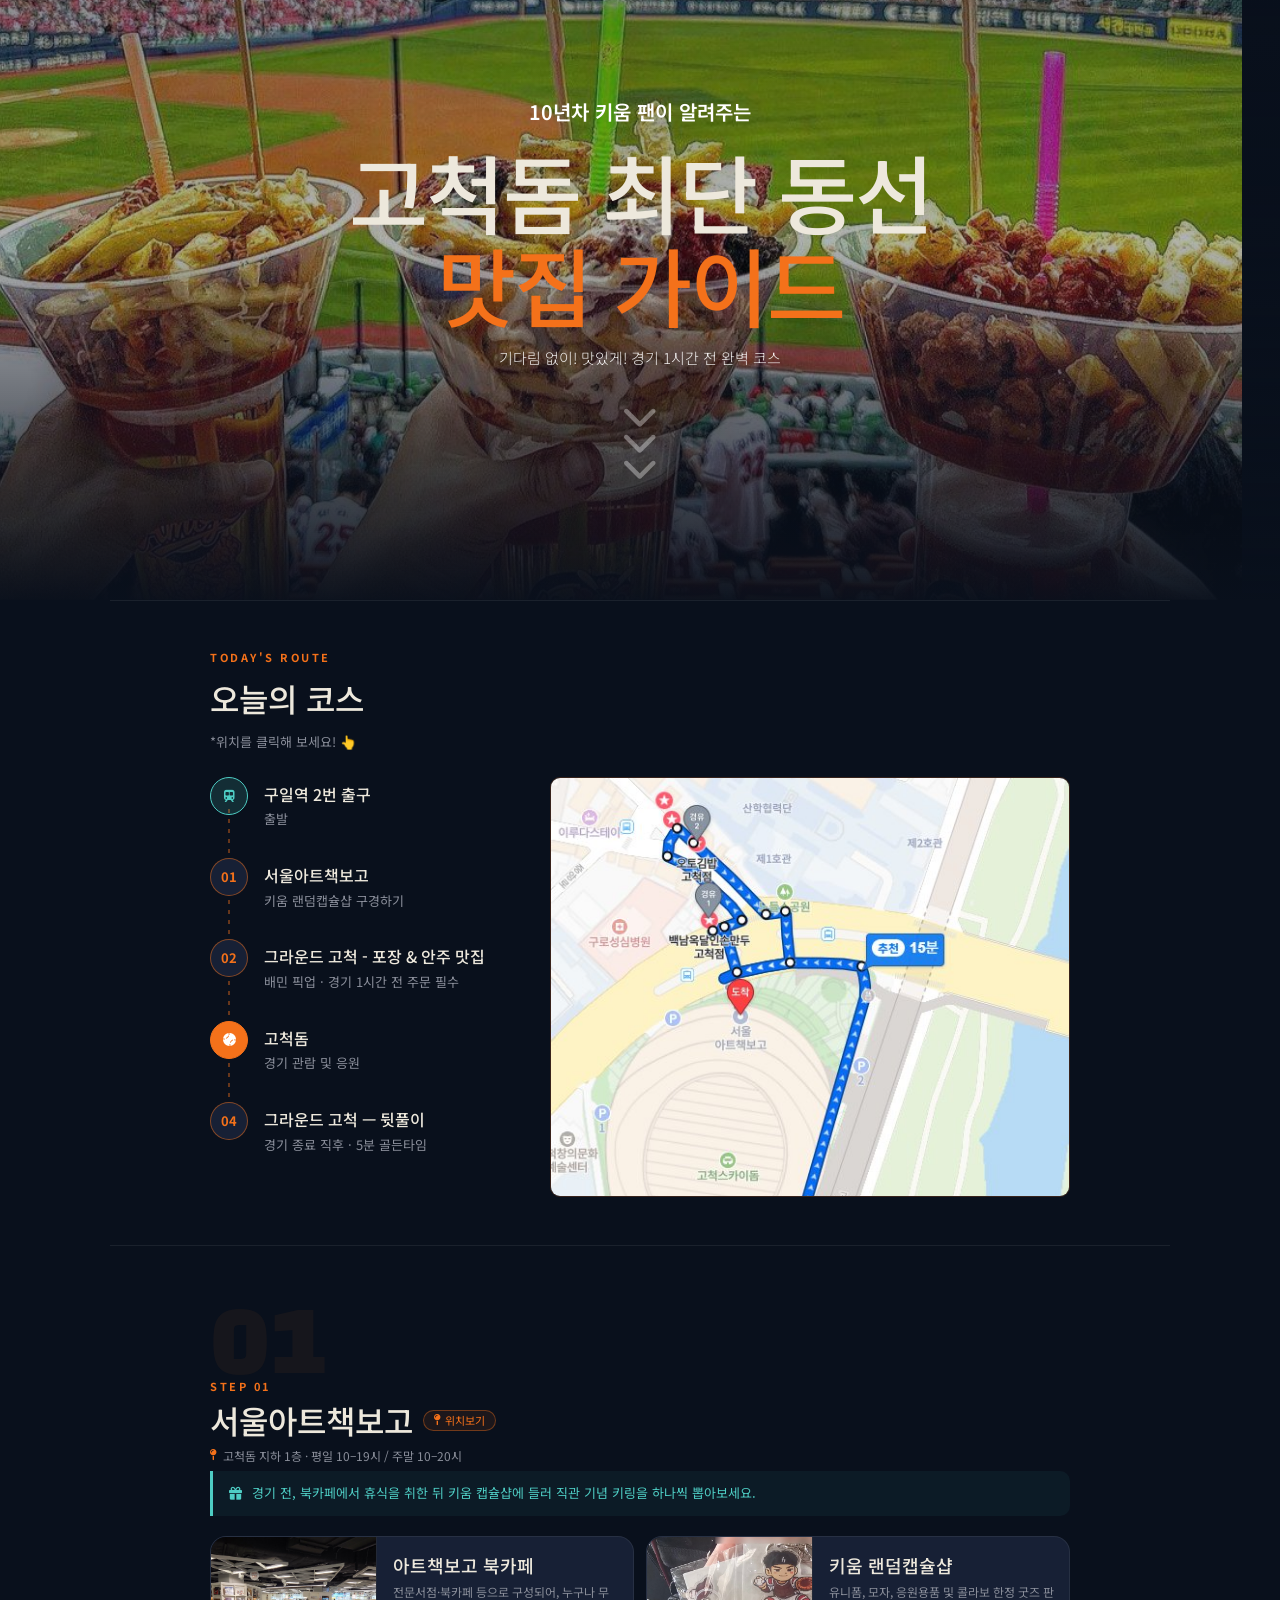
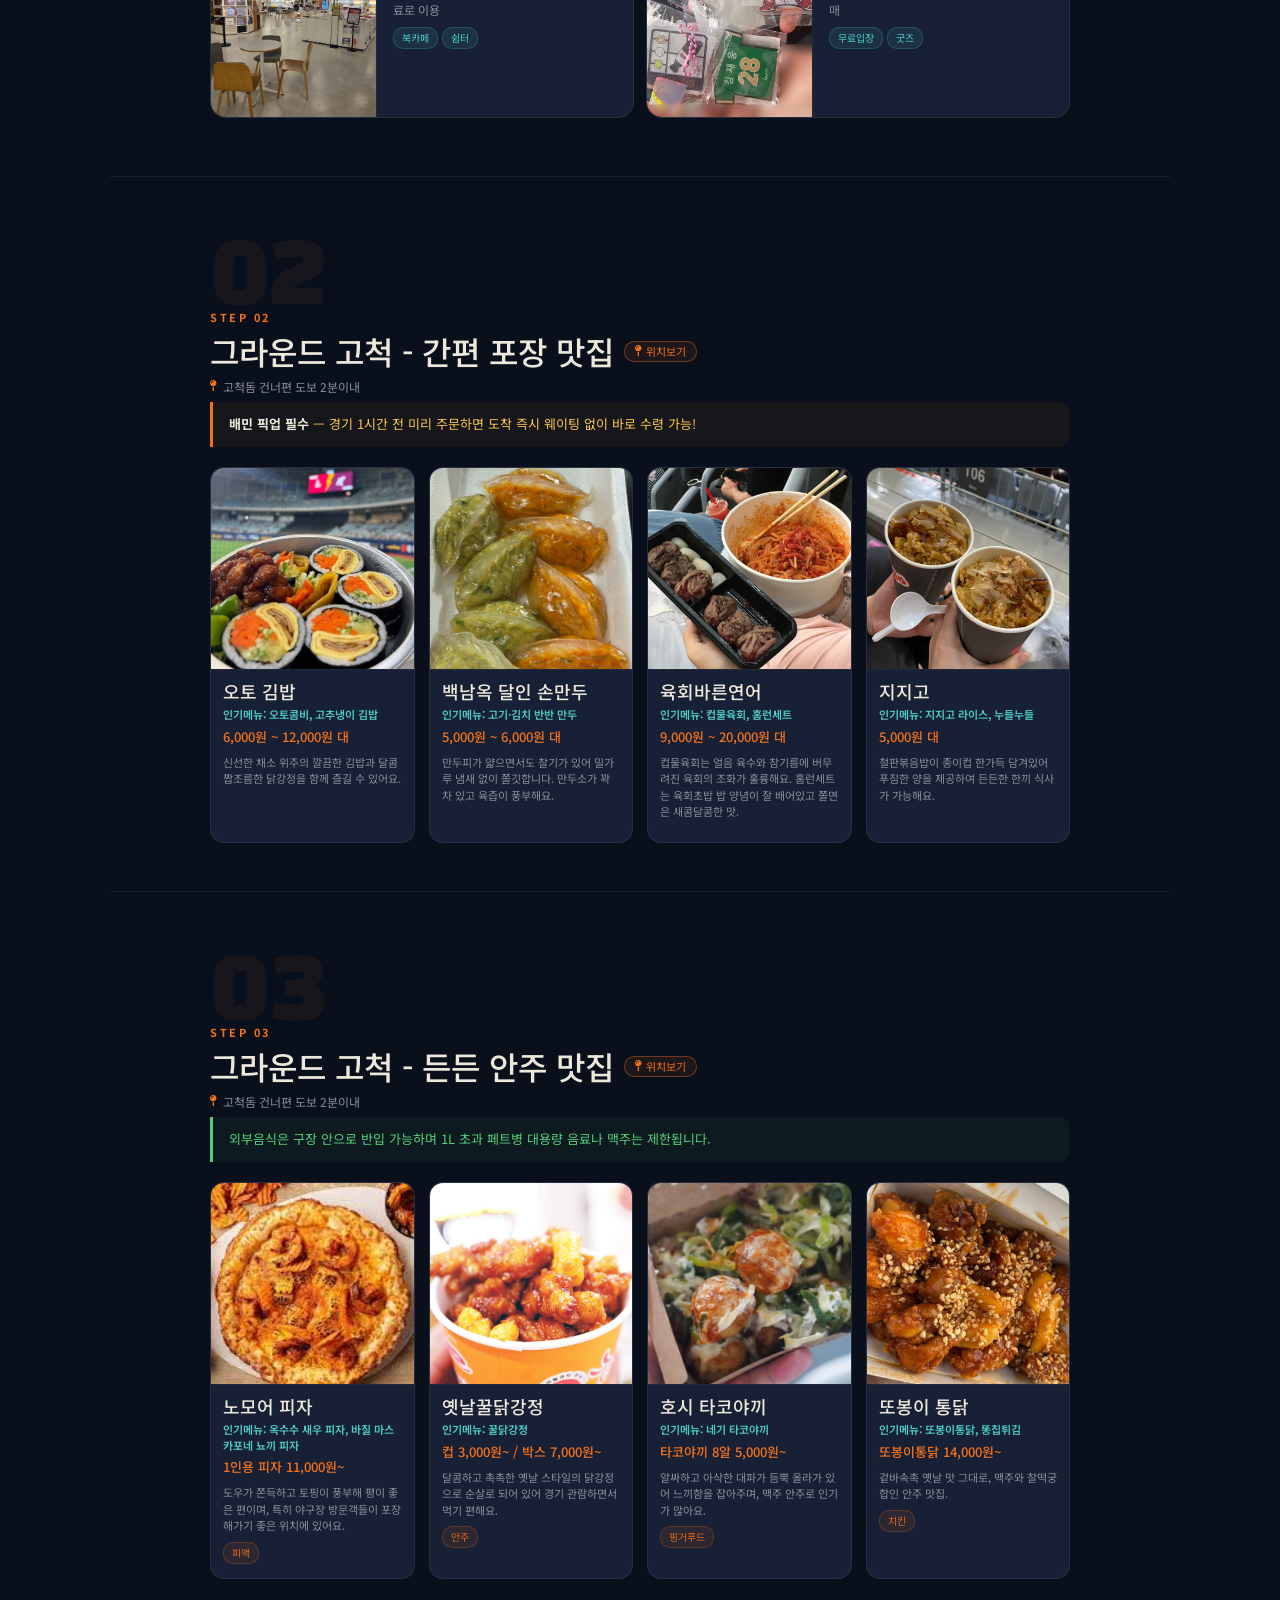
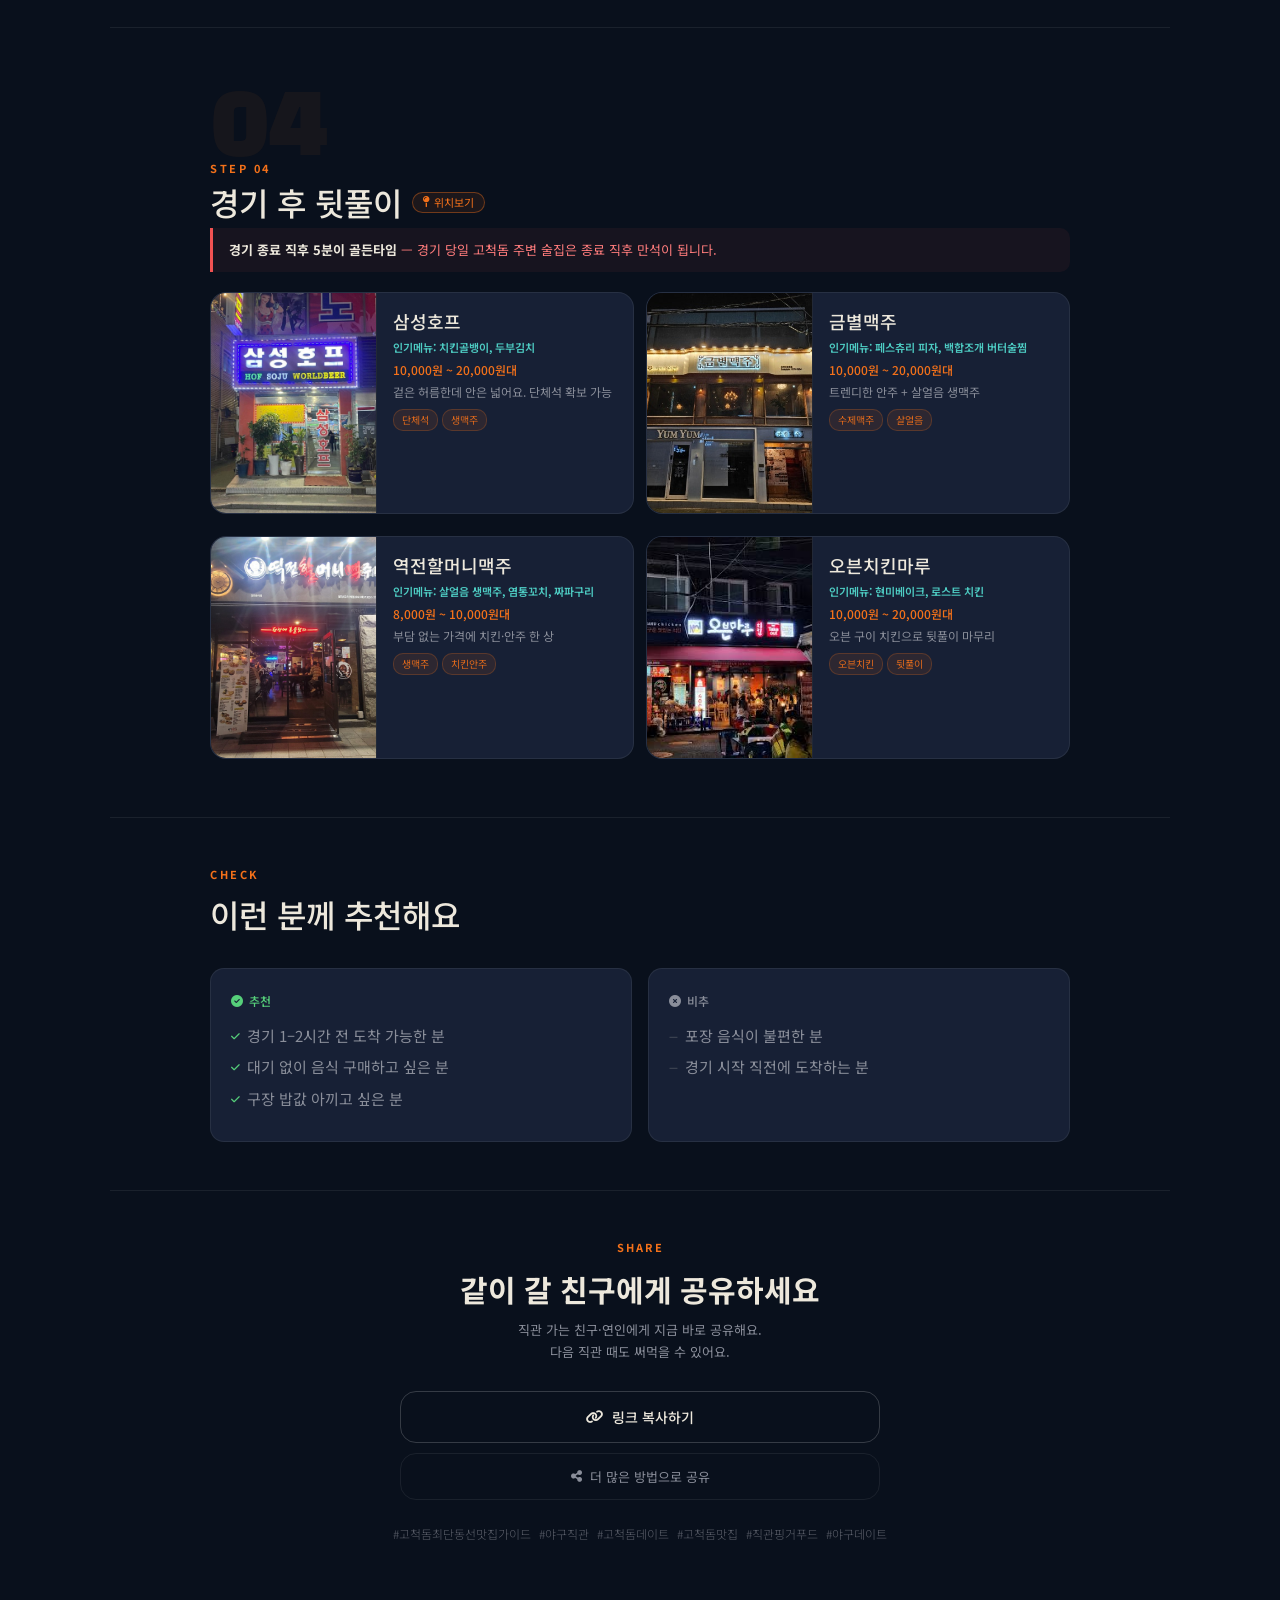
<file: index.html>
<!DOCTYPE html>
<html lang="ko">
<head>
  <meta charset="UTF-8">
  <meta name="viewport" content="width=device-width, initial-scale=1.0">
  <meta name="theme-color" content="#09101C">
  <title>고척돔 최단 동선 맛집 가이드 | 10년차 키움 팬의 추천</title>
  <link href="https://fonts.googleapis.com/css2?family=Black+Han+Sans&family=Noto+Sans+KR:wght@300;400;500;700;900&display=swap" rel="stylesheet">
  <link rel="stylesheet" href="https://cdnjs.cloudflare.com/ajax/libs/font-awesome/6.5.1/css/all.min.css">
  <link rel="stylesheet" href="index.css">

  <!-- Google tag (gtag.js) -->
  <script async src="https://www.googletagmanager.com/gtag/js?id=G-K4R63PZQ76"></script>
  <script>
    window.dataLayer = window.dataLayer || [];
    function gtag(){dataLayer.push(arguments);}
    gtag('js', new Date());
    gtag('config', 'G-K4R63PZQ76');
  </script>
</head>
<body>

<!-- ■■■ HERO ■■■ -->
<section class="hero">
  <div class="hero-bg">
    <img class="hero-slide active" src="images/extracted_image_1.jpg" alt="야구 먹방">
    <img class="hero-slide" src="images/001.jfif" alt="야구장 맥주">
    <img class="hero-slide" src="images/002.jpg" alt="고척 스카이돔">
    <div class="hero-overlay"></div>
  </div>

  <div class="hero-content">
    <div class="hero-badge">10년차 키움 팬이 알려주는</div>
    <h1>고척돔 최단 동선<br><span class="accent">맛집 가이드</span></h1>

    <p class="hero-tagline">
      기다림 없이! 맛있게! 경기 1시간 전 완벽 코스
    </p>

    <div class="scroll-cue">
      <div class="scroll-arrows">
        <i class="fa-solid fa-chevron-down scroll-arrow"></i>
        <i class="fa-solid fa-chevron-down scroll-arrow"></i>
        <i class="fa-solid fa-chevron-down scroll-arrow"></i>
      </div>
    </div>
  </div>
</section>

<div class="content-wrap">

<!-- ■■■ TIMELINE ■■■ -->
<section class="timeline-section">
  <div class="section-eyebrow">TODAY'S ROUTE</div>
  <div class="section-title">오늘의 코스</div>
  <div class="tl-helper-text">*위치를 클릭해 보세요! 👆</div>
  <div class="tl-layout">
    <ul class="tl-list">
      <li class="tl-item" data-stop="start">
        <div class="tl-connector"></div>
        <div class="tl-dot start"><i class="fa-solid fa-train-subway" style="font-size:12px;"></i></div>
        <div class="tl-text">
          <div class="tl-place">구일역 2번 출구</div>
          <div class="tl-note">출발</div>
        </div>
      </li>
      <li class="tl-item" data-stop="stop01">
        <div class="tl-connector"></div>
        <div class="tl-dot">01</div>
        <div class="tl-text">
          <div class="tl-place">서울아트책보고</div>
          <div class="tl-note">키움 랜덤캡슐샵 구경하기</div>
        </div>
      </li>
      <li class="tl-item" data-stop="ground">
        <div class="tl-connector"></div>
        <div class="tl-dot">02</div>
        <div class="tl-text">
          <div class="tl-place">그라운드 고척 - 포장 & 안주 맛집</div>
          <div class="tl-note">배민 픽업 · 경기 1시간 전 주문 필수</div>
        </div>
      </li>
      <li class="tl-item" data-stop="dome">
        <div class="tl-connector"></div>
        <div class="tl-dot game"><i class="fa-solid fa-baseball" style="font-size:13px;"></i></div>
        <div class="tl-text">
          <div class="tl-place">고척돔</div>
          <div class="tl-note">경기 관람 및 응원</div>
        </div>
      </li>
      <li class="tl-item" data-stop="ground">
        <div class="tl-dot">04</div>
        <div class="tl-text">
          <div class="tl-place">그라운드 고척 — 뒷풀이</div>
          <div class="tl-note">경기 종료 직후 · 5분 골든타임</div>
        </div>
      </li>
    </ul>
    <div class="tl-map-img">
      <div id="map" style="width:100%;height:100%;min-height:220px;"></div>
      <img id="static-map" src="images/extracted_image_2.jpg" alt="구일역 2번 출구 → 서울아트책보고 → 그라운드 고척 - 포장 & 안주 맛집 이동 경로" loading="eager" style="display:none;width:100%;height:100%;object-fit:cover;">
    </div>
  </div>
</section>


<!-- ■■■ STEP 01 아트책보고 ■■■ -->
<section class="stop-section">
  <div class="stop-num-bg">01</div>
  <div class="section-eyebrow">STEP 01</div>
  <div class="stop-title">서울아트책보고 <a class="location-btn" href="#" onclick="window.open('https://map.naver.com/p/entry/place/1770726112?placePath=%252Fhome%253Fentry%253Dplt&searchType=place&lng=126.8673636&lat=37.4991271&c=15.00,0,0,0,dh','navermap','width=1000,height=620,scrollbars=yes');return false;"><i class="fa-solid fa-map-pin"></i> 위치보기</a></div>
  <div class="stop-meta">
    <i class="fa-solid fa-map-pin" style="color:var(--accent);font-size:11px;"></i>
    고척돔 지하 1층 · 평일 10–19시 / 주말 10–20시
  </div>


  <div class="tip-box teal">
    <i class="fa-solid fa-gift" style="margin-right:6px;"></i>
    경기 전, 북카페에서 휴식을 취한 뒤 키움 캡슐샵에 들러 직관 기념 키링을 하나씩 뽑아보세요.
  </div>

  <div class="wide-card-wrap stop01-cards">
    <div class="wide-card">
      <div class="wide-card-img"><img src="images/bookcafe.jpg" alt="서울아트책보고 내부" style="width:100%;height:100%;object-fit:cover;display:block;"></div>
      <div class="wide-card-body">
        <div class="wide-card-name">아트책보고 북카페</div>
        <div class="wide-card-desc">전문서점·북카페 등으로 구성되어, 누구나 무료로 이용</div>
        <div class="tags"><span class="tag teal">북카페</span><span class="tag teal">쉼터</span></div>
      </div>
    </div>
    <div class="wide-card">
      <div class="wide-card-img"><img src="images/extracted_image_4.png" alt="히어로즈 굿즈샵" style="width:100%;height:100%;object-fit:cover;display:block;"></div>
      <div class="wide-card-body">
        <div class="wide-card-name">키움 랜덤캡슐샵</div>
        <div class="wide-card-desc">유니폼, 모자, 응원용품 및 콜라보 한정 굿즈 판매</div>
        <div class="tags"><span class="tag teal">무료입장</span><span class="tag teal">굿즈</span></div>
      </div>
    </div>
  </div>
</section>


<!-- ■■■ STEP 02 포장 맛집 ■■■ -->
<section class="stop-section">
  <div class="stop-num-bg">02</div>
  <div class="section-eyebrow">STEP 02</div>
  <div class="stop-title">그라운드 고척 - 간편 포장 맛집 <a class="location-btn" href="#" onclick="window.open('https://naver.me/xwoomfnY','navermap','width=1000,height=620,scrollbars=yes');return false;"><i class="fa-solid fa-map-pin"></i> 위치보기</a></div>
  <div class="stop-meta">
    <i class="fa-solid fa-map-pin" style="color:var(--accent);font-size:11px;"></i>
    고척돔 건너편 도보 2분이내
  </div>

  <div class="tip-box">
    <strong style="color:var(--text);">배민 픽업 필수</strong> — 경기 1시간 전 미리 주문하면 도착 즉시 웨이팅 없이 바로 수령 가능!
  </div>

  <div class="cards-grid">
    <div class="food-card">
      <div class="food-img"><img src="images/extracted_image_5.jpg" alt="오토 김밥" style="width:100%;height:calc(100% + 40px);object-fit:cover;object-position:bottom;transform:translateY(-40px) scale(1.2);display:block;"></div>
      <div class="food-info">
        <div class="food-name">오토 김밥</div>
        <div class="food-menu">인기메뉴: 오토콤비, 고추냉이 김밥</div>
        <div class="food-price">6,000원 ~ 12,000원 대</div>
        <div class="food-desc">신선한 채소 위주의 깔끔한 김밥과 달콤짭조름한 닭강정을 함께 즐길 수 있어요.</div>
      </div>
    </div>
    <div class="food-card">
      <div class="food-img"><img src="images/extracted_image_6.jpg" alt="백남옥 달인 손만두" style="width:100%;height:calc(100% + 30px);object-fit:cover;transform:translateY(-30px) scale(1.25);display:block;"></div>
      <div class="food-info">
        <div class="food-name">백남옥 달인 손만두</div>
        <div class="food-menu">인기메뉴: 고기·김치 반반 만두</div>
        <div class="food-price">5,000원 ~ 6,000원 대</div>
        <div class="food-desc">만두피가 얇으면서도 찰기가 있어 밀가루 냄새 없이 쫄깃합니다. 만두소가 꽉 차 있고 육즙이 풍부해요.</div>
      </div>
    </div>
    <div class="food-card">
      <div class="food-img"><img src="images/extracted_image_7.png" alt="육회바른연어" style="width:100%;height:100%;object-fit:cover;display:block;"></div>
      <div class="food-info">
        <div class="food-name">육회바른연어</div>
        <div class="food-menu">인기메뉴: 컵물육회, 홈런세트</div>
        <div class="food-price">9,000원 ~ 20,000원 대</div>
        <div class="food-desc">컵물육회는 얼음 육수와 참기름에 버무려진 육회의 조화가 훌륭해요. 홈런세트는 육회초밥 밥 양념이 잘 배어있고 쫄면은 새콤달콤한 맛.</div>
      </div>
    </div>
    <div class="food-card">
      <div class="food-img"><img src="images/extracted_image_8.png" alt="지지고" style="width:100%;height:100%;object-fit:cover;display:block;"></div>
      <div class="food-info">
        <div class="food-name">지지고</div>
        <div class="food-menu">인기메뉴: 지지고 라이스, 누들누들</div>
        <div class="food-price">5,000원 대</div>
        <div class="food-desc">철판볶음밥이 종이컵 한가득 담겨있어 푸짐한 양을 제공하여 든든한 한끼 식사가 가능해요.</div>
      </div>
    </div>
  </div>
</section>


<!-- ■■■ STEP 03 든든 안주 맛집 ■■■ -->
<section class="stop-section">
  <div class="stop-num-bg">03</div>
  <div class="section-eyebrow">STEP 03</div>
  <div class="stop-title">그라운드 고척 - 든든 안주 맛집 <a class="location-btn" href="#" onclick="window.open('https://naver.me/F5sKXA60','navermap','width=1000,height=620,scrollbars=yes');return false;"><i class="fa-solid fa-map-pin"></i> 위치보기</a></div>
  <div class="stop-meta">
    <i class="fa-solid fa-map-pin" style="color:var(--accent);font-size:11px;"></i>
    고척돔 건너편 도보 2분이내
  </div>

  <div class="tip-box green">
    외부음식은 구장 안으로 반입 가능하며 1L 초과 페트병 대용량 음료나 맥주는 제한됩니다.
  </div>

  <div class="cards-grid">
    <div class="food-card">
      <div class="food-img"><img src="images/extracted_image_9.jpg" alt="노모어 피자" style="width:100%;height:100%;object-fit:cover;display:block;transform:scale(1.4);transform-origin:center;"></div>
      <div class="food-info">
        <div class="food-name">노모어 피자</div>
        <div class="food-menu">인기메뉴: 옥수수 새우 피자, 바질 마스카포네 뇨끼 피자</div>
        <div class="food-price">1인용 피자 11,000원~</div>
        <div class="food-desc">도우가 쫀득하고 토핑이 풍부해 평이 좋은 편이며, 특히 야구장 방문객들이 포장해가기 좋은 위치에 있어요.</div>
        <div class="tags"><span class="tag">피맥</span></div>
      </div>
    </div>
    <div class="food-card">
      <div class="food-img"><img src="images/extracted_image_10.png" alt="옛날꿀닭강정" style="width:100%;height:100%;object-fit:cover;display:block;"></div>
      <div class="food-info">
        <div class="food-name">옛날꿀닭강정</div>
        <div class="food-menu">인기메뉴: 꿀닭강정</div>
        <div class="food-price">컵 3,000원~ / 박스 7,000원~</div>
        <div class="food-desc">달콤하고 촉촉한 옛날 스타일의 닭강정으로 순살로 되어 있어 경기 관람하면서 먹기 편해요.</div>
        <div class="tags"><span class="tag">안주</span></div>
      </div>
    </div>
    <div class="food-card">
      <div class="food-img"><img src="images/extracted_image_11.png" alt="호시 타코야끼" style="width:100%;height:100%;object-fit:cover;display:block;"></div>
      <div class="food-info">
        <div class="food-name">호시 타코야끼</div>
        <div class="food-menu">인기메뉴: 네기 타코야끼</div>
        <div class="food-price">타코야끼 8알 5,000원~</div>
        <div class="food-desc">알싸하고 아삭한 대파가 듬뿍 올라가 있어 느끼함을 잡아주며, 맥주 안주로 인기가 많아요.</div>
        <div class="tags"><span class="tag">핑거푸드</span></div>
      </div>
    </div>
    <div class="food-card">
      <div class="food-img"><img src="images/extracted_image_12.png" alt="또봉이 통닭" style="width:100%;height:100%;object-fit:cover;display:block;"></div>
      <div class="food-info">
        <div class="food-name">또봉이 통닭</div>
        <div class="food-menu">인기메뉴: 또봉이통닭, 똥집튀김</div>
        <div class="food-price">또봉이통닭 14,000원~</div>
        <div class="food-desc">겉바속촉 옛날 맛 그대로, 맥주와 찰떡궁합인 안주 맛집.</div>
        <div class="tags"><span class="tag">치킨</span></div>
      </div>
    </div>
  </div>
</section>


<!-- ■■■ STEP 04 뒷풀이 ■■■ -->
<section class="stop-section">
  <div class="stop-num-bg">04</div>
  <div class="section-eyebrow">STEP 04</div>
  <div class="stop-title">경기 후 뒷풀이 <a class="location-btn" href="#" onclick="window.open('https://naver.me/GEdtsYN2','navermap','width=1000,height=620,scrollbars=yes');return false;"><i class="fa-solid fa-map-pin"></i> 위치보기</a></div>

  <div class="tip-box red">
    <strong style="color:var(--text);">경기 종료 직후 5분이 골든타임</strong> — 경기 당일 고척돔 주변 술집은 종료 직후 만석이 됩니다.
  </div>

  <div class="wide-card-wrap">
    <div class="wide-card">
      <div class="wide-card-img"><img src="images/extracted_image_13.jpg" alt="삼성호프" style="width:100%;height:100%;object-fit:cover;display:block;"></div>
      <div class="wide-card-body">
        <div class="wide-card-name">삼성호프</div>
        <div class="food-menu">인기메뉴: 치킨골뱅이, 두부김치</div>
        <div class="food-price" style="font-size:12px;margin-bottom:4px;">10,000원 ~ 20,000원대</div>
        <div class="wide-card-desc">겉은 허름한데 안은 넓어요. 단체석 확보 가능</div>
        <div class="tags" style="margin-top:6px;"><span class="tag">단체석</span><span class="tag">생맥주</span></div>
      </div>
    </div>
    <div class="wide-card">
      <div class="wide-card-img"><img src="images/extracted_image_14.jpg" alt="금별맥주" style="width:100%;height:100%;object-fit:cover;display:block;"></div>
      <div class="wide-card-body">
        <div class="wide-card-name">금별맥주</div>
        <div class="food-menu">인기메뉴: 페스츄리 피자, 백합조개 버터술찜</div>
        <div class="food-price" style="font-size:12px;margin-bottom:4px;">10,000원 ~ 20,000원대</div>
        <div class="wide-card-desc">트렌디한 안주 + 살얼음 생맥주</div>
        <div class="tags" style="margin-top:6px;"><span class="tag">수제맥주</span><span class="tag">살얼음</span></div>
      </div>
    </div>
    <div class="wide-card">
      <div class="wide-card-img"><img src="images/extracted_image_15.jpg" alt="역전할머니맥주" style="width:100%;height:100%;object-fit:cover;display:block;"></div>
      <div class="wide-card-body">
        <div class="wide-card-name">역전할머니맥주</div>
        <div class="food-menu">인기메뉴: 살얼음 생맥주, 염통꼬치, 짜파구리</div>
        <div class="food-price" style="font-size:12px;margin-bottom:4px;">8,000원 ~ 10,000원대</div>
        <div class="wide-card-desc">부담 없는 가격에 치킨·안주 한 상</div>
        <div class="tags" style="margin-top:6px;"><span class="tag">생맥주</span><span class="tag">치킨안주</span></div>
      </div>
    </div>
    <div class="wide-card">
      <div class="wide-card-img"><img src="images/extracted_image_16.jpg" alt="오븐치킨마루" style="width:100%;height:100%;object-fit:cover;display:block;"></div>
      <div class="wide-card-body">
        <div class="wide-card-name">오븐치킨마루</div>
        <div class="food-menu">인기메뉴: 현미베이크, 로스트 치킨</div>
        <div class="food-price" style="font-size:12px;margin-bottom:4px;">10,000원 ~ 20,000원대</div>
        <div class="wide-card-desc">오븐 구이 치킨으로 뒷풀이 마무리</div>
        <div class="tags" style="margin-top:6px;"><span class="tag">오븐치킨</span><span class="tag">뒷풀이</span></div>
      </div>
    </div>
  </div>
</section>


<!-- ■■■ FOR / NOT FOR ■■■ -->
<section class="forno-section">
  <div class="section-eyebrow">CHECK</div>
  <div class="section-title">이런 분께 추천해요</div>
  <div class="forno-grid">
    <div class="forno-box yes">
      <div class="forno-box-title">
        <i class="fa-solid fa-circle-check"></i> 추천
      </div>
      <div class="forno-item">
        <span class="forno-icon"><i class="fa-solid fa-check"></i></span>
        <span>경기 1–2시간 전 도착 가능한 분</span>
      </div>
      <div class="forno-item">
        <span class="forno-icon"><i class="fa-solid fa-check"></i></span>
        <span>대기 없이 음식 구매하고 싶은 분</span>
      </div>
      <div class="forno-item">
        <span class="forno-icon"><i class="fa-solid fa-check"></i></span>
        <span>구장 밥값 아끼고 싶은 분</span>
      </div>
    </div>
    <div class="forno-box no">
      <div class="forno-box-title">
        <i class="fa-solid fa-circle-xmark"></i> 비추
      </div>
      <div class="forno-item">
        <span class="forno-icon" style="color:var(--muted2);">—</span>
        <span>포장 음식이 불편한 분</span>
      </div>
      <div class="forno-item">
        <span class="forno-icon" style="color:var(--muted2);">—</span>
        <span>경기 시작 직전에 도착하는 분</span>
      </div>
    </div>
  </div>
</section>


<!-- ■■■ SNS SHARE CTA ■■■ -->
<section class="share-section">
  <div class="cta-eyebrow">SHARE</div>
  <div class="cta-title">같이 갈 친구에게 공유하세요</div>
  <p class="cta-sub">
    직관 가는 친구·연인에게 지금 바로 공유해요.<br>
    다음 직관 때도 써먹을 수 있어요.
  </p>

  <!-- 카카오톡 공유 -->

  <!-- 링크 복사 -->
  <button class="copy-btn" onclick="copyLink()">
    <i class="fa-solid fa-link"></i>
    링크 복사하기
  </button>

  <!-- 더보기 (Web Share API) -->
  <button class="more-btn" onclick="shareMore()">
    <i class="fa-solid fa-share-nodes"></i>
    더 많은 방법으로 공유
  </button>

  <!-- 복사 완료 토스트 -->
  <div id="copy-toast" class="copy-toast">
    <i class="fa-solid fa-check" style="margin-right:5px;"></i>링크가 복사되었습니다!
  </div>

  <div class="hashtags">
    <span class="hashtag">#고척돔최단동선맛집가이드</span>
    <span class="hashtag">#야구직관</span>
    <span class="hashtag">#고척돔데이트</span>
    <span class="hashtag">#고척돔맛집</span>
    <span class="hashtag">#직관핑거푸드</span>
    <span class="hashtag">#야구데이트</span>
  </div>
</section>

</div><!-- /.content-wrap -->

<!-- Naver Maps SDK — ncpClientId를 발급받은 키로 교체하세요 -->
<script src="https://openapi.map.naver.com/openapi/v3/maps.js?ncpClientId=YOUR_NAVER_CLIENT_ID"></script>

<!-- Kakao JS SDK -->
<script src="https://t1.kakaocdn.net/kakao_js_sdk/2.7.2/kakao.min.js"></script>

<!-- Naver Analytics -->
<script type="text/javascript" src="//wcs.naver.net/wcslog.js"></script>
<script type="text/javascript">
  if (!wcs_add) var wcs_add = {};
  wcs_add["wa"] = "YOUR_NAVER_ANALYTICS_ID"; // ← Replace with your ID
  if (window.wcs) wcs_do();
</script>

<script src="index.js" defer></script>
</body>
</html>
</file>
<file: index.css>
:root {
  --bg:      #09101C;
  --bg2:     #111827;
  --card:    #172035;
  --card2:   #1C2840;
  --border:  rgba(255,255,255,0.07);
  --accent:  #F4711A;
  --yellow:  #F9C74F;
  --teal:    #4ECDC4;
  --green:   #56CF7A;
  --red:     #F05252;
  --text:    #EDE8DC;
  --muted:   #8A8E9A;
  --muted2:  #5C606B;
}

*, *::before, *::after { box-sizing: border-box; margin: 0; padding: 0; }
html {
  scroll-behavior: smooth;
  background: #09101C;
}

body {
  font-family: 'Noto Sans KR', sans-serif;
  background: var(--bg);
  color: var(--text);
  min-height: 100vh;
  overflow-x: hidden;
  font-size: 15px;
  line-height: 1.6;
}

.content-wrap {
  max-width: 1280px;
  margin: 0 auto;
}

/* ───── HERO ───── */
.hero {
  min-height: calc(100svh - 300px);
  position: relative;
  display: flex;
  flex-direction: column;
  justify-content: center;
  padding: 32px 24px 56px;
  overflow: hidden;
}

.hero-bg {
  position: absolute;
  inset: 0;
  z-index: 0;
}

.hero-slide {
  position: absolute;
  inset: 0;
  width: 100%;
  height: calc(100% + 300px);
  object-fit: cover;
  object-position: center 30%;
  transform: translateY(-300px);
  opacity: 0;
  z-index: 0;
}

.hero-slide.active {
  opacity: 1;
  z-index: 1;
  animation: heroPanLeft 6s ease-out forwards;
}

.hero-slide.entering {
  opacity: 1;
  z-index: 2;
  animation: heroDiagonalIn 1.3s cubic-bezier(0.77, 0, 0.18, 1) forwards;
}

@keyframes heroPanLeft {
  from { transform: translateY(-300px) translateX(0); }
  to   { transform: translateY(-300px) translateX(-3%); }
}

@keyframes heroDiagonalIn {
  from { clip-path: polygon(100% 0, 100% 0, 100% 100%, 80% 100%); }
  to   { clip-path: polygon(-10% 0, 100% 0, 100% 100%, -40% 100%); }
}

.hero-overlay {
  position: absolute;
  inset: 0;
  background: linear-gradient(180deg, rgba(9,16,28,0.45) 0%, rgba(9,16,28,0.3) 40%, rgba(9,16,28,0.75) 80%, rgba(9,16,28,0.98) 100%);
  z-index: 3;
}

.hero-content {
  position: relative;
  z-index: 2;
  text-align: center;
  margin-left: auto;
  margin-right: auto;
  width: 100%;
}

.hero-badge {
  display: inline-flex;
  align-items: center;
  gap: 6px;
  background: transparent;
  border: none;
  color: #ffffff;
  font-size: 20px;
  font-weight: 600;
  padding: 0;
  margin-top: 30px;
  margin-bottom: 16px;
}

.hero h1 {
  font-size: 62px;
  font-weight: 500;
  line-height: 1.09;
  letter-spacing: -1.5px;
  margin-bottom: 14px;
}

.hero h1 .accent { color: var(--accent); }

.hero-tagline {
  color: rgba(255,255,255,0.92);
  font-size: 14px;
  font-weight: 300;
  margin-bottom: 28px;
  line-height: 1.7;
}

.stats-row {
  display: grid;
  grid-template-columns: repeat(4, 1fr);
  gap: 0;
  background: rgba(255,255,255,0.04);
  border: 1px solid var(--border);
  border-radius: 14px;
  overflow: hidden;
  margin-bottom: 32px;
}

.stat {
  text-align: center;
  padding: 14px 4px;
  position: relative;
}

.stat:not(:last-child)::after {
  content: '';
  position: absolute;
  right: 0; top: 25%; height: 50%;
  width: 1px;
  background: var(--border);
}

.stat-num {
  display: block;
  font-weight: 500;
  font-size: 18px;
  color: var(--accent);
  line-height: 1.2;
}

.stat-label {
  display: block;
  font-size: 10px;
  color: var(--muted);
  margin-top: 3px;
  font-weight: 300;
}

.scroll-cue {
  display: flex;
  flex-direction: column;
  align-items: center;
  gap: 10px;
  color: #ffffff;
  font-size: 19px;
  text-align: center;
  width: 100%;
}

.scroll-arrows {
  display: flex;
  flex-direction: column;
  align-items: center;
  gap: 0;
}

@media (min-width: 640px) {
  .scroll-cue {
    align-items: center;
    width: 100%;
    margin-left: auto;
    margin-right: auto;
    text-align: center;
  }
}

.scroll-arrow {
  font-size: 36px;
  color: rgba(255,255,255,0.35);
  animation: bounceDown 1.6s ease-in-out infinite;
  margin-top: -10px;
}

.scroll-arrow:first-child {
  margin-top: 0;
}

.scroll-arrow:nth-child(2) {
  animation-delay: 0.2s;
}

.scroll-arrow:nth-child(3) {
  animation-delay: 0.4s;
}

@keyframes bounceDown {
  0%, 100% { transform: translateY(0);   opacity: 0.4; }
  50%       { transform: translateY(8px); opacity: 1;   }
}

/* ───── TIMELINE ───── */
.timeline-section {
  padding: 48px 24px;
  border-top: 1px solid var(--border);
}

.section-eyebrow {
  font-size: 11px;
  font-weight: 700;
  letter-spacing: 2.5px;
  color: var(--accent);
  text-transform: uppercase;
  margin-bottom: 6px;
}

.section-title {
  font-size: 24px;
  font-weight: 500;
  margin-bottom: 28px;
}

.tl-helper-text {
  font-size: 13px;
  color: var(--muted);
  margin-top: -20px;
  margin-bottom: 24px;
  font-weight: 400;
}

.tl-list { list-style: none; }

.tl-item {
  display: flex;
  gap: 16px;
  align-items: flex-start;
  position: relative;
  padding-bottom: 28px;
}

.tl-item:last-child { padding-bottom: 0; }

.tl-connector {
  position: absolute;
  left: 15px;
  top: 32px;
  width: 2px;
  bottom: 0;
  background: repeating-linear-gradient(to bottom, rgba(244,113,26,0.4) 0, rgba(244,113,26,0.4) 4px, transparent 4px, transparent 10px);
}

.tl-dot {
  width: 32px;
  height: 32px;
  border-radius: 50%;
  background: var(--card);
  border: 1.5px solid rgba(244,113,26,0.5);
  display: flex;
  align-items: center;
  justify-content: center;
  font-size: 11px;
  font-weight: 700;
  color: var(--accent);
  flex-shrink: 0;
  z-index: 1;
}

.tl-dot.game {
  background: var(--accent);
  border-color: var(--accent);
  color: white;
}

.tl-dot.start {
  background: rgba(78,205,196,0.15);
  border-color: var(--teal);
  color: var(--teal);
  font-size: 9px;
}

.tl-text { padding-top: 5px; }
.tl-place { font-size: 15px; font-weight: 500; margin-bottom: 2px; }
.tl-note { font-size: 12px; color: var(--muted); }

/* ───── STOP SECTIONS ───── */
.stop-section {
  padding: 48px 24px;
  border-top: 1px solid var(--border);
}

.stop-num-bg {
  font-family: 'Black Han Sans', sans-serif;
  font-size: 80px;
  color: rgba(244,113,26,0.06);
  line-height: 1;
  margin-bottom: -16px;
  letter-spacing: -2px;
  user-select: none;
}

.stop-meta {
  font-size: 12px;
  color: var(--muted);
  margin-bottom: 6px;
  display: flex;
  align-items: center;
  gap: 6px;
}

.stop-title {
  font-size: 26px;
  font-weight: 500;
  margin-bottom: 6px;
  line-height: 1.2;
  display: flex;
  align-items: center;
  gap: 10px;
  flex-wrap: wrap;
}

.location-btn {
  display: inline-flex;
  align-items: center;
  gap: 4px;
  font-size: 11px;
  font-weight: 400;
  color: var(--accent);
  border: 1px solid rgba(244,113,26,0.4);
  background: rgba(244,113,26,0.08);
  padding: 4px 10px;
  border-radius: 20px;
  text-decoration: none;
  white-space: nowrap;
  transition: background 0.2s;
  line-height: 1;
  animation: textBlink 1.2s ease-in-out infinite;
}

.location-btn:hover { background: rgba(244,113,26,0.2); }

@keyframes textBlink {
  0%, 100% { color: var(--accent); }
  50% { color: rgba(244, 113, 26, 0.25); }
}


.stop-subtitle {
  font-size: 13px;
  color: var(--muted);
  margin-bottom: 20px;
  line-height: 1.6;
}

/* ───── TIP BOX ───── */
.tip-box {
  border-radius: 0 10px 10px 0;
  border-left: 3px solid var(--accent);
  background: rgba(244,113,26,0.06);
  padding: 12px 16px;
  margin-bottom: 20px;
  font-size: 13px;
  color: var(--yellow);
  line-height: 1.6;
}

.tip-box.teal { border-color: var(--teal); background: rgba(78,205,196,0.06); color: var(--teal); }
.tip-box.green { border-color: var(--green); background: rgba(86,207,122,0.06); color: var(--green); }
.tip-box.red { border-color: var(--red); background: rgba(240,82,82,0.06); color: #ff7c7c; }

/* ───── CARDS ───── */
.cards-grid {
  display: grid;
  grid-template-columns: 1fr;
  gap: 10px;
}

.food-card {
  background: var(--card);
  border-radius: 14px;
  overflow: hidden;
  border: 1px solid var(--border);
  transition: border-color 0.2s;
}

.food-card:hover { border-color: rgba(244,113,26,0.35); }

.food-img {
  width: 100%;
  aspect-ratio: 1;
  background: var(--bg2);
  display: flex;
  align-items: center;
  justify-content: center;
  color: rgba(255,255,255,0.12);
  font-size: 28px;
  border-bottom: 1px solid var(--border);
  position: relative;
  overflow: hidden;
}

.food-img::after {
  content: '사진';
  position: absolute;
  bottom: 8px;
  right: 8px;
  font-size: 9px;
  color: rgba(255,255,255,0.2);
  font-family: 'Noto Sans KR', sans-serif;
  font-weight: 300;
}

.food-info { padding: 10px 12px 14px; }
.food-name { font-size: 19px; font-weight: 500; margin-bottom: 4px; line-height: 1.3; }
.food-desc { font-size: 16px; color: var(--muted); margin-bottom: 8px; line-height: 1.5; }
.food-price { font-size: 18px; font-weight: 500; color: var(--accent); margin-bottom: 6px; }
.food-menu { font-size: 16px; color: var(--teal); margin-bottom: 4px; line-height: 1.4; font-weight: 600; }

@media (min-width: 1024px) {
  .food-name  { font-size: 18px; }
  .food-desc  { font-size: 11px; }
  .food-price { font-size: 13px; }
  .food-menu  { font-size: 11px; }
  .wide-card-name { font-size: 20px; }
  .stop01-cards .wide-card-name { font-size: 22px; }
}

.tags { display: flex; flex-wrap: wrap; gap: 4px; }

.tag {
  display: inline-block;
  background: rgba(244,113,26,0.1);
  border: 1px solid rgba(244,113,26,0.22);
  color: rgba(244,113,26,0.9);
  font-size: 10px;
  padding: 2px 8px;
  border-radius: 10px;
}

.tag.teal { background: rgba(78,205,196,0.1); border-color: rgba(78,205,196,0.2); color: var(--teal); }
.tag.green { background: rgba(86,207,122,0.1); border-color: rgba(86,207,122,0.2); color: var(--green); }

/* ───── WIDE CARD ───── */
.wide-card {
  display: flex;
  background: var(--card);
  border-radius: 16px;
  overflow: hidden;
  border: 1px solid var(--border);
  margin-bottom: 10px;
}

.wide-card-img {
  width: 116px;
  flex-shrink: 0;
  background: var(--bg2);
  display: flex;
  align-items: center;
  justify-content: center;
  color: rgba(255,255,255,0.12);
  font-size: 24px;
  border-right: 1px solid var(--border);
}

.wide-card-body { flex: 1; padding: 14px 14px 14px 16px; }

/* ───── STOP 01 카드 이미지 확대 ───── */
.stop01-cards .wide-card-img {
  width: 216px;
  min-height: 180px;
}
.wide-card-wrap .wide-card-img {
  width: 166px;
}
.wide-card-wrap .wide-card-name {
  font-size: 18px;
}
.wide-card-name { font-size: 16px; font-weight: 500; margin-bottom: 4px; }
.wide-card-desc { font-size: 12px; color: var(--muted); margin-bottom: 8px; line-height: 1.5; }
.wide-card-price { font-size: 14px; font-weight: 700; color: var(--accent); }

/* ───── FOR / NOT FOR ───── */
.forno-section {
  padding: 48px 24px;
  border-top: 1px solid var(--border);
}

.forno-grid {
  display: grid;
  grid-template-columns: 1fr 1fr;
  gap: 10px;
}

.forno-box {
  background: var(--card);
  border-radius: 14px;
  padding: 16px 14px;
  border: 1px solid var(--border);
}

.forno-box-title {
  font-size: 12px;
  font-weight: 500;
  margin-bottom: 14px;
  display: flex;
  align-items: center;
  gap: 6px;
}

.forno-box.yes .forno-box-title { color: var(--green); }
.forno-box.no .forno-box-title { color: var(--muted); }

.forno-item {
  display: flex;
  gap: 7px;
  font-size: 14px;
  color: var(--muted);
  margin-bottom: 9px;
  line-height: 1.5;
  align-items: flex-start;
}

.forno-icon { font-size: 10px; margin-top: 3px; flex-shrink: 0; }
.forno-box.yes .forno-icon { color: var(--green); }

/* ───── CTA ───── */
.cta-section {
  padding: 48px 24px 80px;
  border-top: 1px solid var(--border);
  text-align: center;
}

.cta-eyebrow {
  font-size: 11px;
  letter-spacing: 2px;
  color: var(--accent);
  font-weight: 700;
  text-transform: uppercase;
  margin-bottom: 8px;
}

.cta-title {
  font-size: 26px;
  font-weight: 700;
  margin-bottom: 6px;
}

.cta-sub {
  font-size: 13px;
  color: var(--muted);
  margin-bottom: 28px;
  line-height: 1.7;
}

.map-area {
  width: 100%;
  aspect-ratio: 4/3;
  background: var(--card);
  border-radius: 18px;
  border: 1px solid var(--border);
  display: flex;
  flex-direction: column;
  align-items: center;
  justify-content: center;
  gap: 10px;
  margin-bottom: 20px;
  overflow: hidden;
  position: relative;
}

.map-pins {
  position: absolute;
  inset: 0;
  opacity: 0.12;
}

.map-label {
  font-size: 13px;
  color: var(--muted);
  position: relative;
  z-index: 1;
}

.map-sublabel {
  font-size: 11px;
  color: var(--muted2);
  position: relative;
  z-index: 1;
}

.download-btn {
  width: 100%;
  background: var(--accent);
  color: white;
  border: none;
  padding: 18px 24px;
  border-radius: 16px;
  font-weight: 700;
  font-size: 18px;
  cursor: pointer;
  display: flex;
  align-items: center;
  justify-content: center;
  gap: 10px;
  margin-bottom: 12px;
  letter-spacing: 0.5px;
  transition: opacity 0.2s, transform 0.1s;
}

.download-btn:hover { opacity: 0.92; }
.download-btn:active { transform: scale(0.98); }

.save-hint {
  font-size: 12px;
  color: var(--muted);
  margin-bottom: 28px;
}

.hashtags {
  display: flex;
  flex-wrap: wrap;
  justify-content: center;
  gap: 8px;
}

.hashtag {
  font-size: 12px;
  color: var(--muted2);
  font-weight: 300;
}

/* ───── HERO MAP ───── */
.hero-map {
  width: 100%;
  border-radius: 14px;
  border: 1px solid rgba(244,113,26,0.2);
  margin-bottom: 16px;
  overflow: hidden;
  flex-shrink: 0;
  display: block;
  background: #0D1829;
}

.hero-map img {
  width: 100%;
  height: auto;
  display: block;
  object-fit: contain;
}

/* 다이닝코드 카드 오버레이 */
.dc-overlay {
  position: absolute;
  inset: 0;
  z-index: 3;
  display: flex;
  flex-direction: column;
  justify-content: space-between;
  padding: 12px 14px;
  background: linear-gradient(
    135deg,
    rgba(9,16,28,0.72) 0%,
    rgba(9,16,28,0.55) 50%,
    rgba(9,16,28,0.72) 100%
  );
}

.dc-top {
  display: flex;
  align-items: center;
  justify-content: space-between;
}

.dc-badge {
  display: inline-flex;
  align-items: center;
  gap: 5px;
  background: rgba(244,113,26,0.18);
  border: 1px solid rgba(244,113,26,0.45);
  color: var(--accent);
  font-size: 10px;
  font-weight: 700;
  padding: 3px 10px;
  border-radius: 20px;
  letter-spacing: 0.5px;
}

.dc-source {
  font-size: 10px;
  color: var(--muted2);
  font-weight: 400;
}

.dc-middle {
  flex: 1;
  display: flex;
  flex-direction: column;
  justify-content: center;
  padding: 6px 0;
}

.dc-title {
  font-size: 18px;
  font-weight: 700;
  color: var(--text);
  margin-bottom: 4px;
  line-height: 1.2;
}

.dc-places {
  display: flex;
  flex-wrap: wrap;
  gap: 5px;
}

.dc-place-chip {
  font-size: 10px;
  color: rgba(237,232,220,0.65);
  background: rgba(255,255,255,0.07);
  border: 1px solid rgba(255,255,255,0.09);
  padding: 2px 8px;
  border-radius: 10px;
  white-space: nowrap;
}

.dc-bottom {
  display: flex;
  align-items: center;
  justify-content: space-between;
}

.dc-count {
  font-size: 11px;
  color: var(--muted);
}

.dc-open-btn {
  display: inline-flex;
  align-items: center;
  gap: 5px;
  background: var(--accent);
  color: white;
  font-size: 11px;
  font-weight: 700;
  padding: 5px 12px;
  border-radius: 20px;
  letter-spacing: 0.3px;
}

/* ───── SNS SHARE ───── */
.share-section {
  padding: 48px 24px 80px;
  border-top: 1px solid var(--border);
  text-align: center;
}

.kakao-btn {
  width: 100%;
  background: #FEE500;
  color: #3A1D1D;
  border: none;
  padding: 17px 24px;
  border-radius: 16px;
  font-weight: 700;
  font-size: 17px;
  cursor: pointer;
  display: flex;
  align-items: center;
  justify-content: center;
  gap: 9px;
  margin-bottom: 10px;
  transition: opacity 0.2s, transform 0.1s;
  letter-spacing: 0.3px;
}

.kakao-btn:hover { opacity: 0.93; }
.kakao-btn:active { transform: scale(0.98); }

.copy-btn {
  width: 100%;
  background: transparent;
  color: var(--text);
  border: 1px solid rgba(255,255,255,0.18);
  padding: 15px 24px;
  border-radius: 16px;
  font-family: 'Noto Sans KR', sans-serif;
  font-size: 14px;
  font-weight: 500;
  cursor: pointer;
  display: flex;
  align-items: center;
  justify-content: center;
  gap: 8px;
  margin-bottom: 10px;
  transition: background 0.2s, transform 0.1s;
}

.copy-btn:hover { background: rgba(255,255,255,0.06); }
.copy-btn:active { transform: scale(0.98); }

.more-btn {
  width: 100%;
  background: transparent;
  color: var(--muted);
  border: 1px solid var(--border);
  padding: 13px 24px;
  border-radius: 16px;
  font-family: 'Noto Sans KR', sans-serif;
  font-size: 13px;
  font-weight: 400;
  cursor: pointer;
  display: flex;
  align-items: center;
  justify-content: center;
  gap: 8px;
  margin-bottom: 24px;
  transition: background 0.2s;
}

.more-btn:hover { background: rgba(255,255,255,0.04); }

.copy-toast {
  display: none;
  background: var(--green);
  color: #0a2a14;
  font-size: 13px;
  font-weight: 700;
  padding: 10px 20px;
  border-radius: 30px;
  margin: 0 auto 16px;
  width: fit-content;
  animation: fadeUp 0.3s ease;
}

/* ───── TIMELINE LAYOUT ───── */
.tl-layout {
  display: flex;
  flex-direction: column-reverse; /* 모바일에서는 세로 배치로 지도 크기 확보 */
  align-items: stretch;
  gap: 16px;
}

.tl-map-img {
  width: 100%;
  height: 280px; /* 모바일 지도 높이 */
  border-radius: 10px;
  overflow: hidden;
  border: 1px solid rgba(244,113,26,0.2);
  flex-shrink: 0;
}

.tl-map-img img {
  width: 100%;
  height: 100%;
  display: block;
  object-fit: cover;
  object-position: center top;
}

/* 타임라인 클릭 활성 상태 */
.tl-item {
  cursor: pointer;
  transition: opacity 0.2s;
}

.tl-item.tl-active .tl-dot {
  background: var(--accent);
  border-color: var(--accent);
  color: #fff;
}

.tl-item.tl-active .tl-place {
  color: var(--accent);
}

/* ═══════════════════════════════════════
   RESPONSIVE — Tablet 640px+
   ═══════════════════════════════════════ */
@media (min-width: 640px) {

  /* Timeline 2-column */
  .tl-layout {
    flex-direction: row;
    align-items: stretch;
    gap: 0;
  }

  .tl-map-img {
    width: 440px; /* 기존 220px에서 2배 넓힘 */
    height: 380px; /* 가로세로 비율 균형 조정 */
    margin-left: 16px;
  }

  .tl-list {
    flex: 1;
  }

  /* Hero */
  .hero {
    padding: 40px 48px 72px;
  }

  .hero-content {
    max-width: 600px;
  }

  .hero h1 {
    font-size: 68px;
  }

  .hero-tagline {
    font-size: 15px;
  }

  .hero-map {
    max-width: 520px;
    height: 196px;
  }

  .stats-row {
    max-width: 400px;
  }

  /* Sections */
  .timeline-section,
  .stop-section,
  .forno-section,
  .share-section {
    padding-left: 48px;
    padding-right: 48px;
  }

  .section-title  { font-size: 28px; }
  .stop-title     { font-size: 28px; }

  /* Cards — 2열 */
  .cards-grid {
    grid-template-columns: repeat(2, 1fr);
    gap: 12px;
  }

  /* Wide cards — 2열 나란히 */
  .stop-section .wide-card-wrap {
    display: grid;
    grid-template-columns: 1fr 1fr;
    gap: 12px;
  }

  /* For/not for */
  .forno-box { padding: 20px 18px; }

  /* CTA */
  .share-section { padding-left: 48px; padding-right: 48px; }

  .kakao-btn,
  .copy-btn,
  .more-btn {
    max-width: 420px;
    margin-left: auto;
    margin-right: auto;
  }
}

/* ═══════════════════════════════════════
   RESPONSIVE — Desktop 1024px+
   ═══════════════════════════════════════ */
@media (min-width: 1024px) {

  /* Timeline 2-column wider */
  .tl-map-img {
    width: 520px; /* 기존 260px에서 2배 넓힘 */
    height: 420px; /* 가로세로 비율 균형 조정 */
    margin-left: 20px;
  }

  /* Hero — 좌우 2단 분리 */
  .hero {
    padding: 48px 80px 80px;
    justify-content: center;
  }

  .hero-content {
    max-width: 680px;
  }

  .hero h1 {
    font-size: 86px;
    letter-spacing: -2px;
  }

  .hero-map {
    max-width: 580px;
    height: 210px;
  }

  .stats-row {
    max-width: 480px;
  }

  /* Sections — 좌우 여백 + 콘텐츠 너비 제한 */
  .timeline-section,
  .stop-section,
  .forno-section {
    padding-left: 80px;
    padding-right: 80px;
    max-width: 1060px;
    margin-left: auto;
    margin-right: auto;
    box-sizing: border-box;
  }

  .section-title  { font-size: 32px; }
  .stop-title     { font-size: 32px; }
  .stop-num-bg    { font-size: 100px; }

  /* Cards — 4열 */
  .cards-grid {
    grid-template-columns: repeat(4, 1fr);
    gap: 14px;
  }

  .food-card:hover {
    border-color: rgba(244,113,26,0.45);
    transform: translateY(-2px);
    transition: transform 0.2s, border-color 0.2s;
  }

  /* Timeline — 도트 크기 증가 */
  .tl-dot {
    width: 38px;
    height: 38px;
    font-size: 13px;
  }

  .tl-connector { left: 18px; }

  .tl-place { font-size: 16px; }
  .tl-note  { font-size: 13px; }

  /* For/not for */
  .forno-grid {
    gap: 16px;
  }

  .forno-box {
    padding: 22px 20px;
  }

  .forno-item { font-size: 15px; }

  /* Share CTA */
  .share-section {
    padding-left: 80px;
    padding-right: 80px;
    max-width: 1060px;
    margin-left: auto;
    margin-right: auto;
    box-sizing: border-box;
  }

  .cta-title { font-size: 30px; }

  .kakao-btn,
  .copy-btn,
  .more-btn {
    max-width: 480px;
    margin-left: auto;
    margin-right: auto;
  }
}

/* ═══════════════════════════════════════
   RESPONSIVE — Wide 1280px+
   콘텐츠가 max-width 1280px에서 좌우 여백 자동
   ═══════════════════════════════════════ */
@media (min-width: 1280px) {
  .hero { padding: 48px 100px 96px; }

  .timeline-section,
  .stop-section,
  .forno-section,
  .share-section {
    padding-left: 100px;
    padding-right: 100px;
  }
}

@keyframes fadeUp {
  from { opacity: 0; transform: translateY(20px); }
  to   { opacity: 1; transform: translateY(0); }
}

.hero-content > * {
  animation: fadeUp 0.6s ease both;
}
.hero-badge { animation-delay: 0.1s; }
.hero h1    { animation-delay: 0.2s; }
.hero-tagline { animation-delay: 0.3s; }
.stats-row  { animation-delay: 0.4s; }
.scroll-cue { animation-delay: 0.5s; }


/* ───── STOP 01 갤러리 ───── */
.stop01-gallery {
  display: grid;
  grid-template-columns: repeat(3, 1fr);
  gap: 8px;
  margin-bottom: 16px;
  border-radius: 12px;
  overflow: hidden;
}
.stop01-img {
  aspect-ratio: 1;
  overflow: hidden;
}
.stop01-img img {
  width: 100%;
  height: 100%;
  object-fit: cover;
  display: block;
  transition: transform 0.3s ease;
}
.stop01-img img:hover {
  transform: scale(1.04);
}

/* ───── SCROLL FADE-IN ───── */
.fade-up {
  opacity: 0;
  transform: translateY(40px);
  transition: opacity 0.7s ease, transform 0.7s ease;
}
.fade-up.visible {
  opacity: 1;
  transform: translateY(0);
}

/* ───── MAP CUSTOM LABEL BLINK ANIMATION ───── */
@keyframes markerBlink {
  0%, 100% {
    background-color: #F4711A !important;
    color: #ffffff !important;
    box-shadow: 0 1px 4px rgba(0,0,0,0.4);
    transform: translateY(-36px) scale(1);
  }
  25%, 75% {
    background-color: #ffffff !important;
    color: #F4711A !important;
    box-shadow: 0 0 12px #F4711A;
    transform: translateY(-36px) scale(1.15);
  }
  50% {
    background-color: #F4711A !important;
    color: #ffffff !important;
    box-shadow: 0 1px 4px rgba(0,0,0,0.4);
    transform: translateY(-36px) scale(1);
  }
}
.map-custom-label.blink-active {
  animation: markerBlink 1.2s ease-in-out forwards;
  z-index: 9999 !important;
}
</file>
